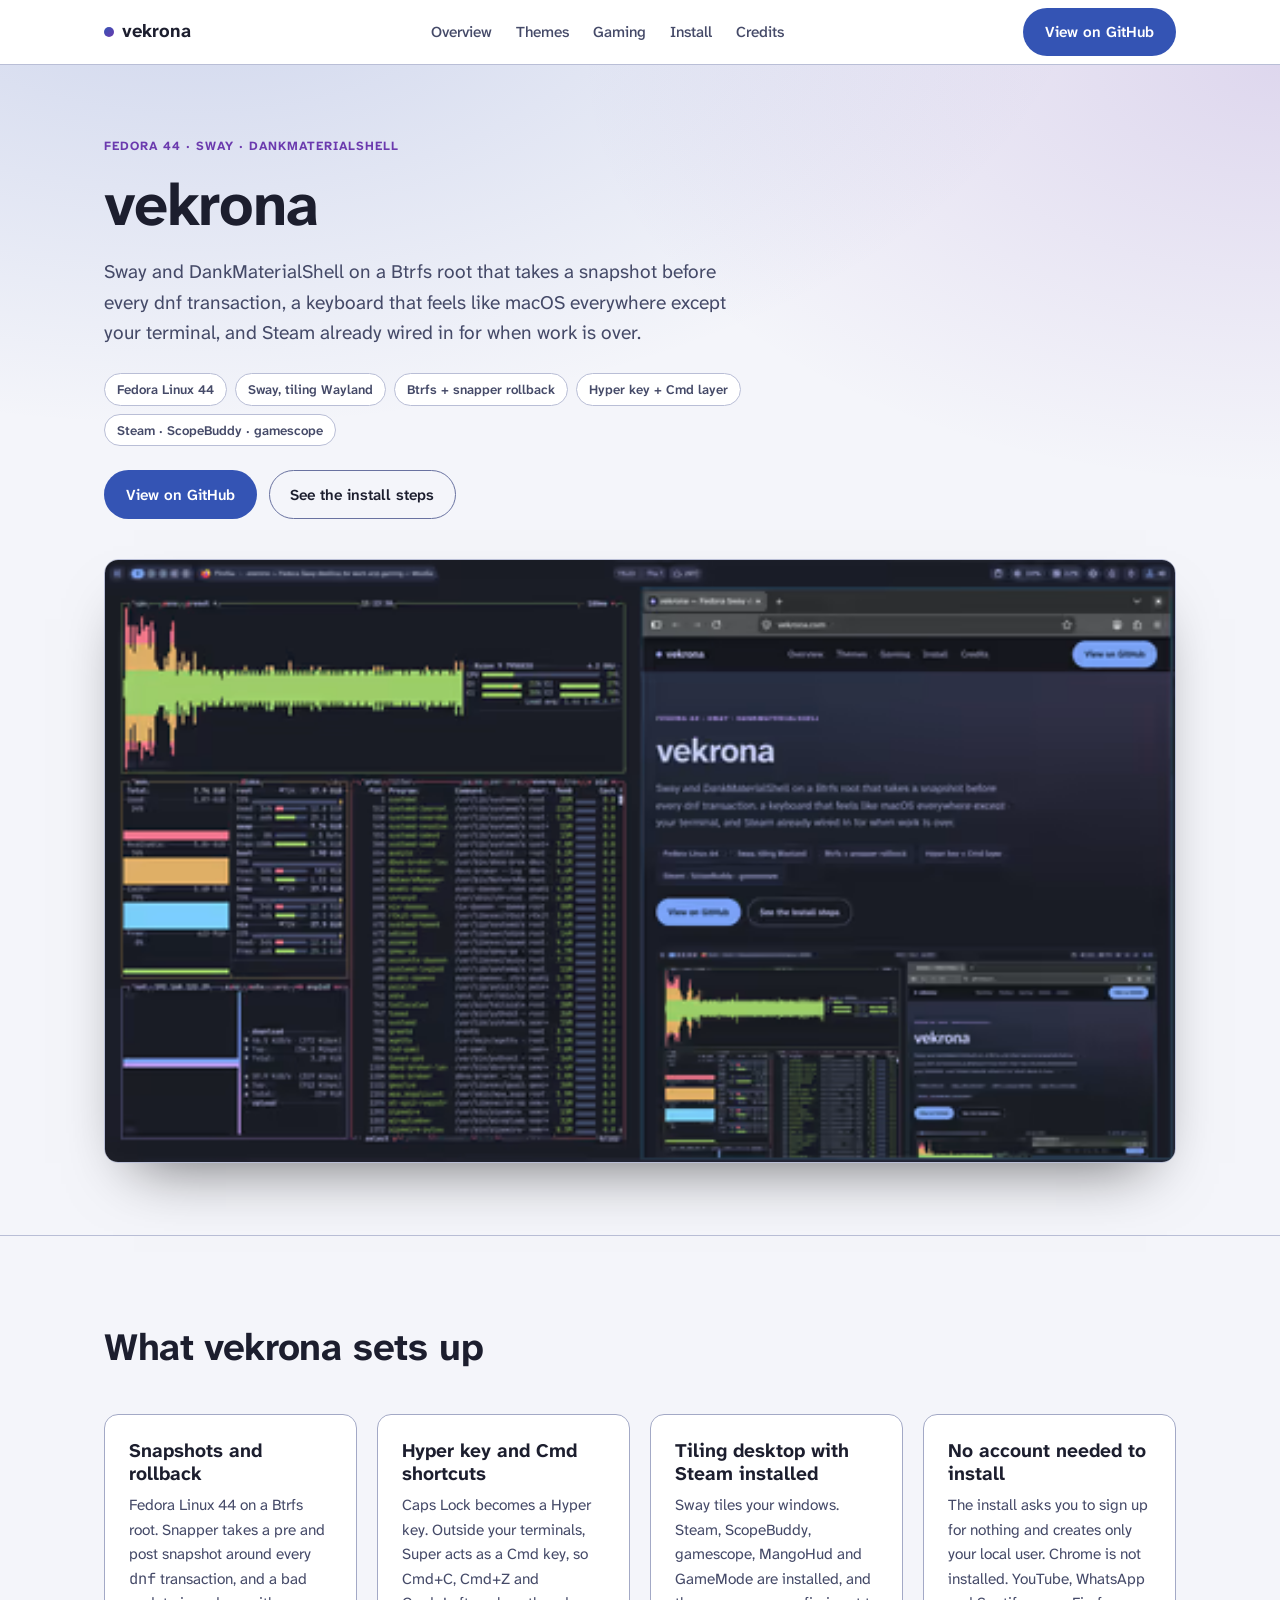
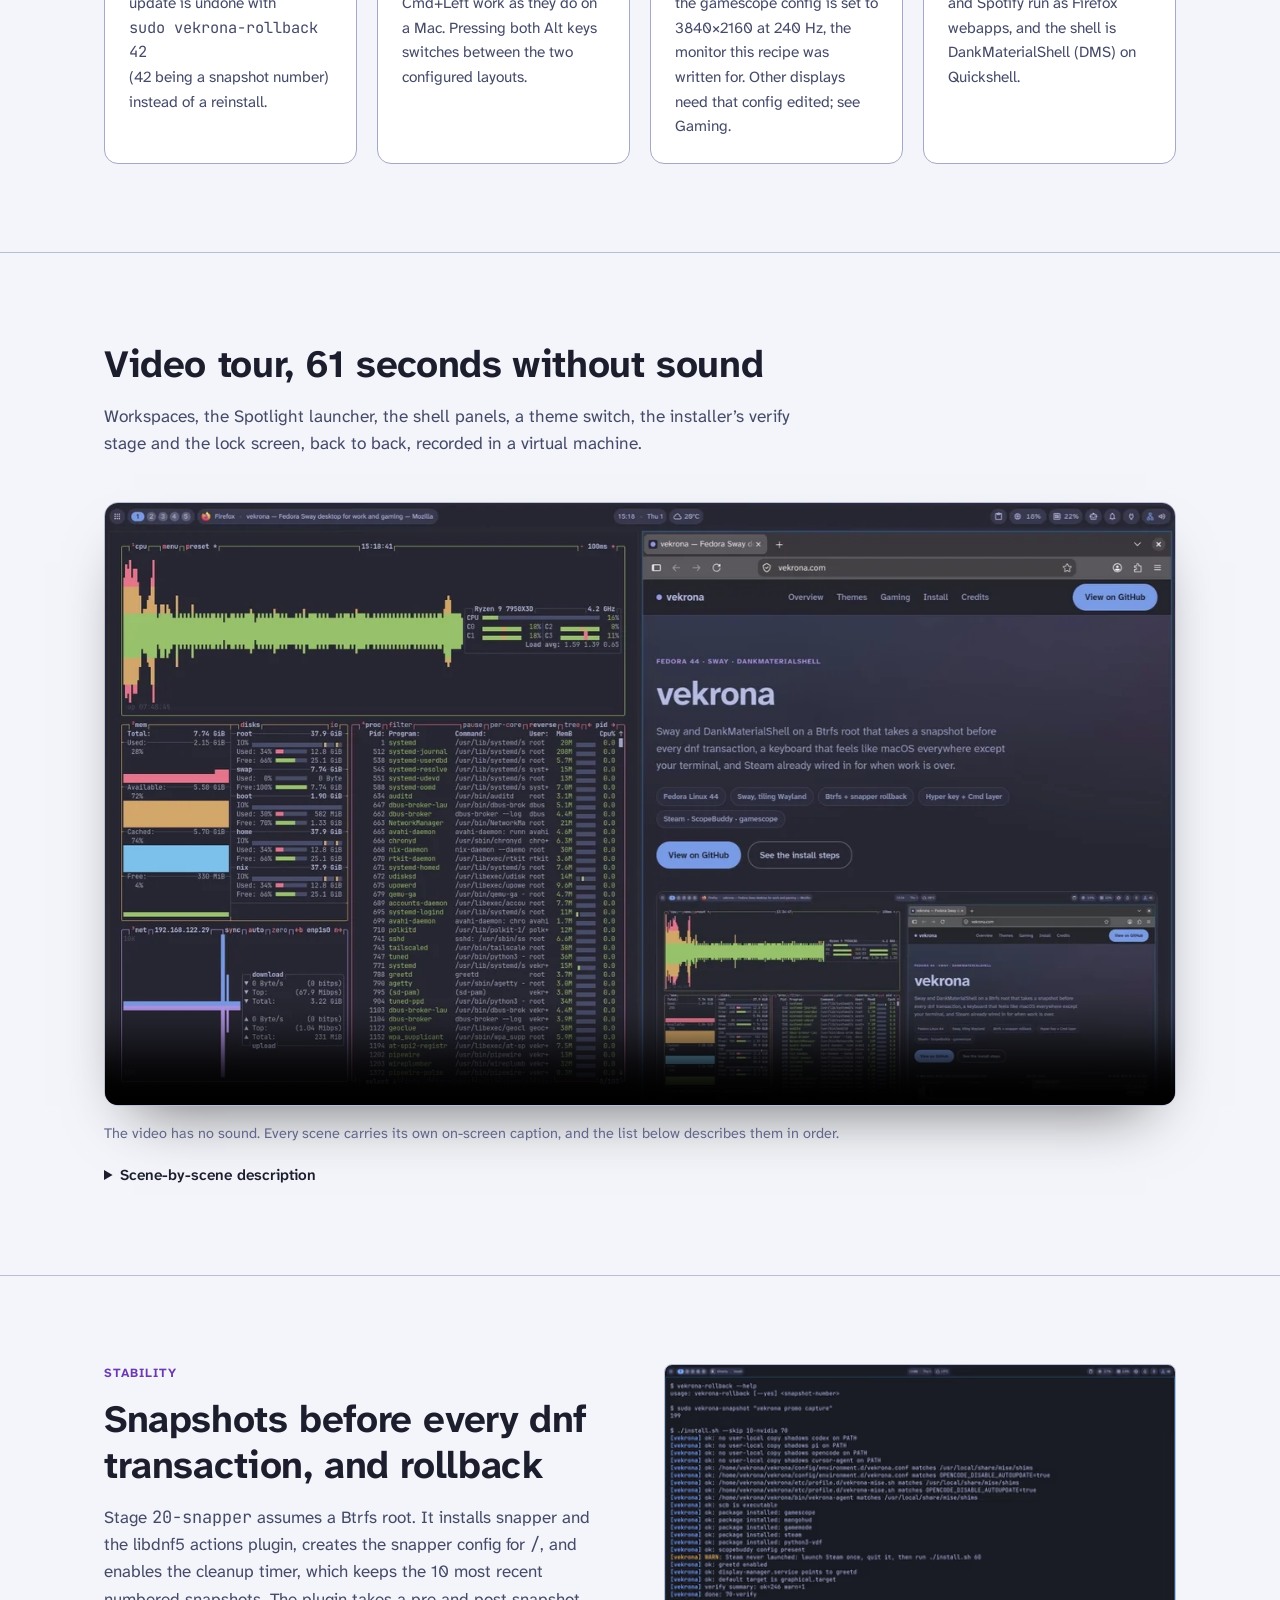
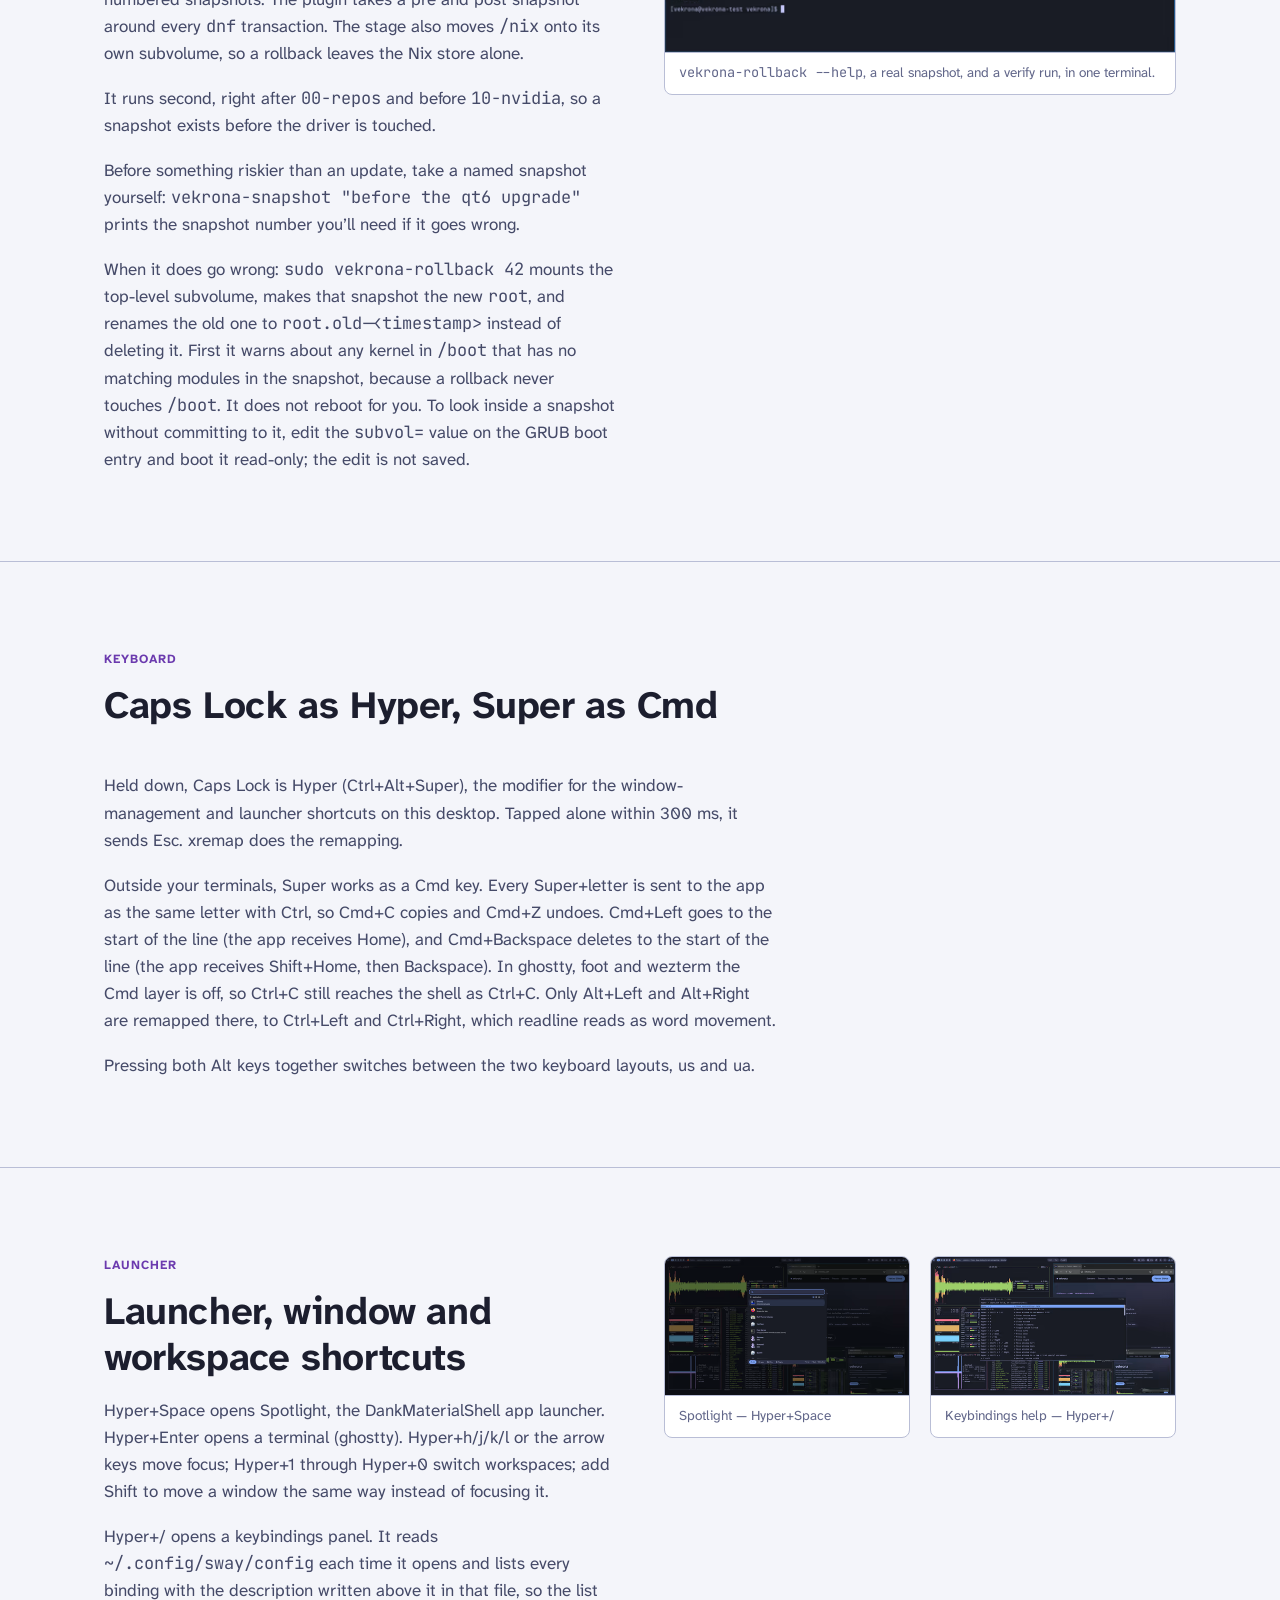
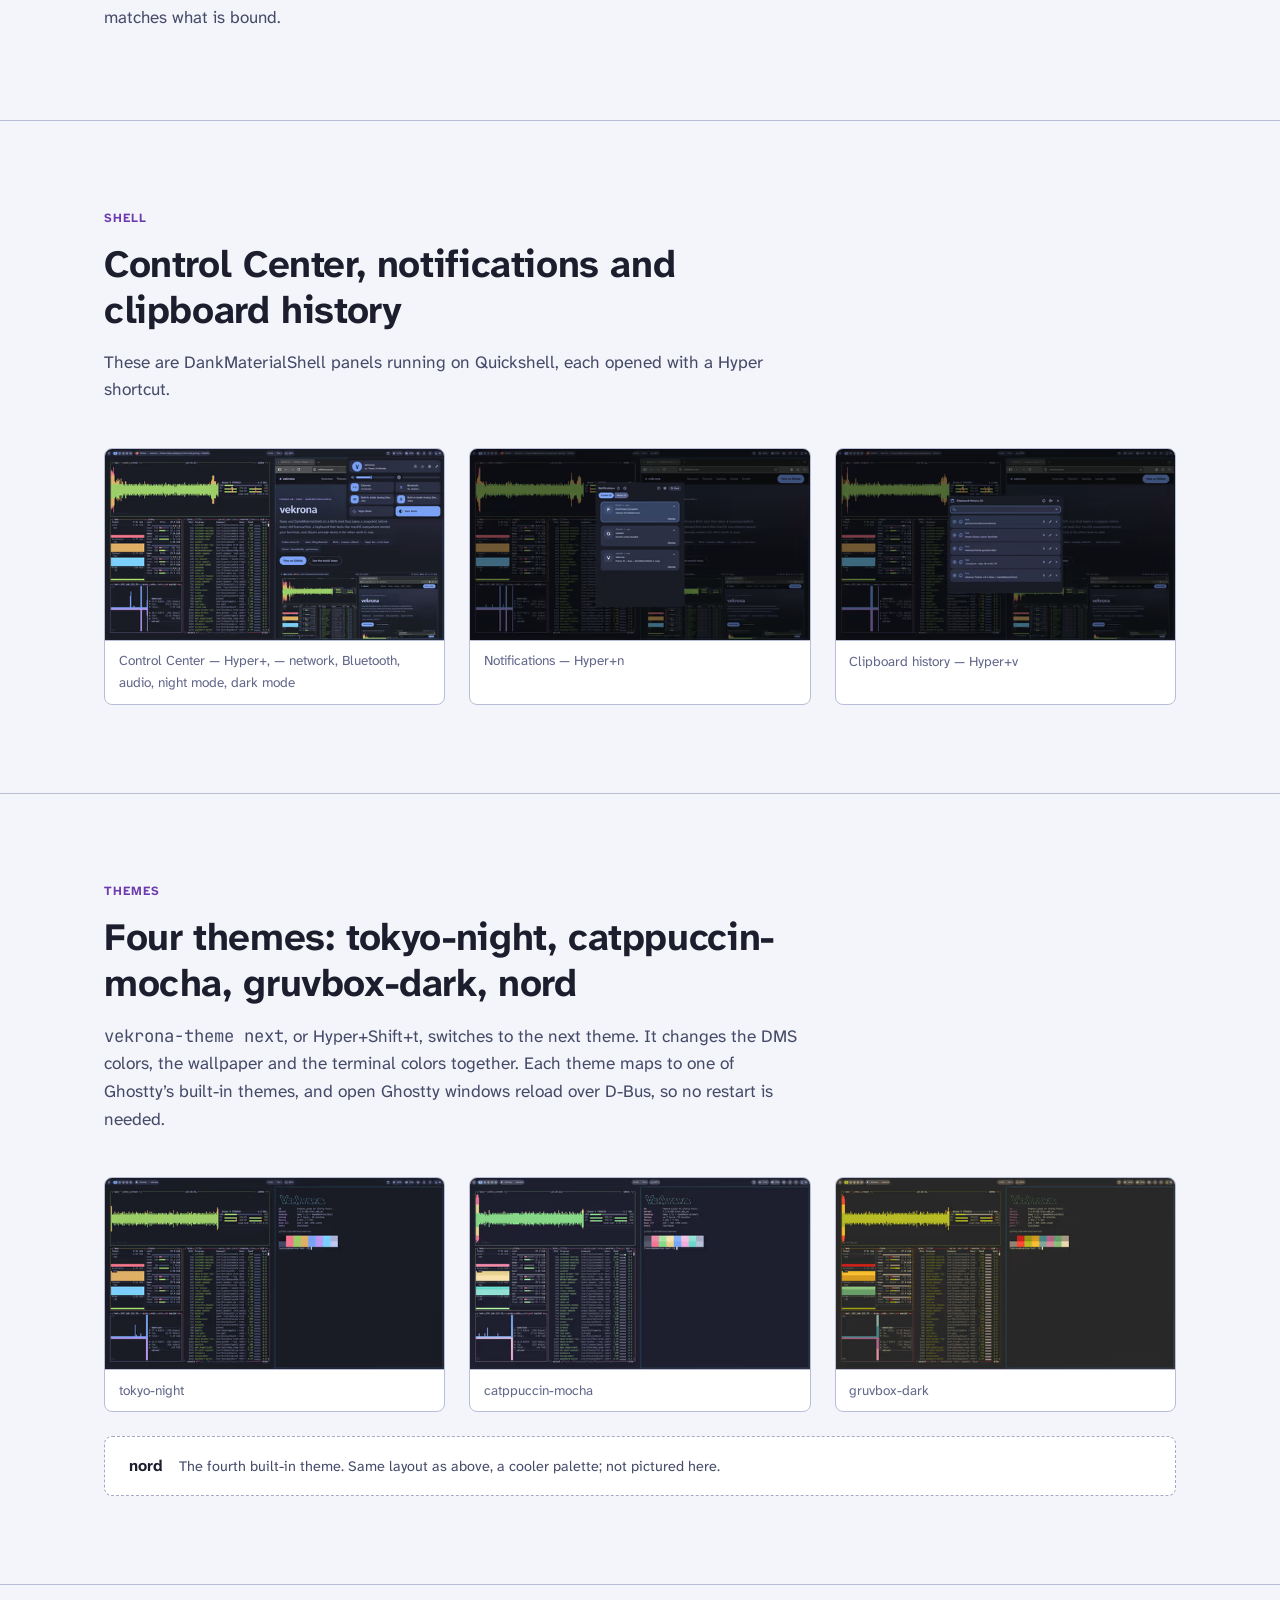
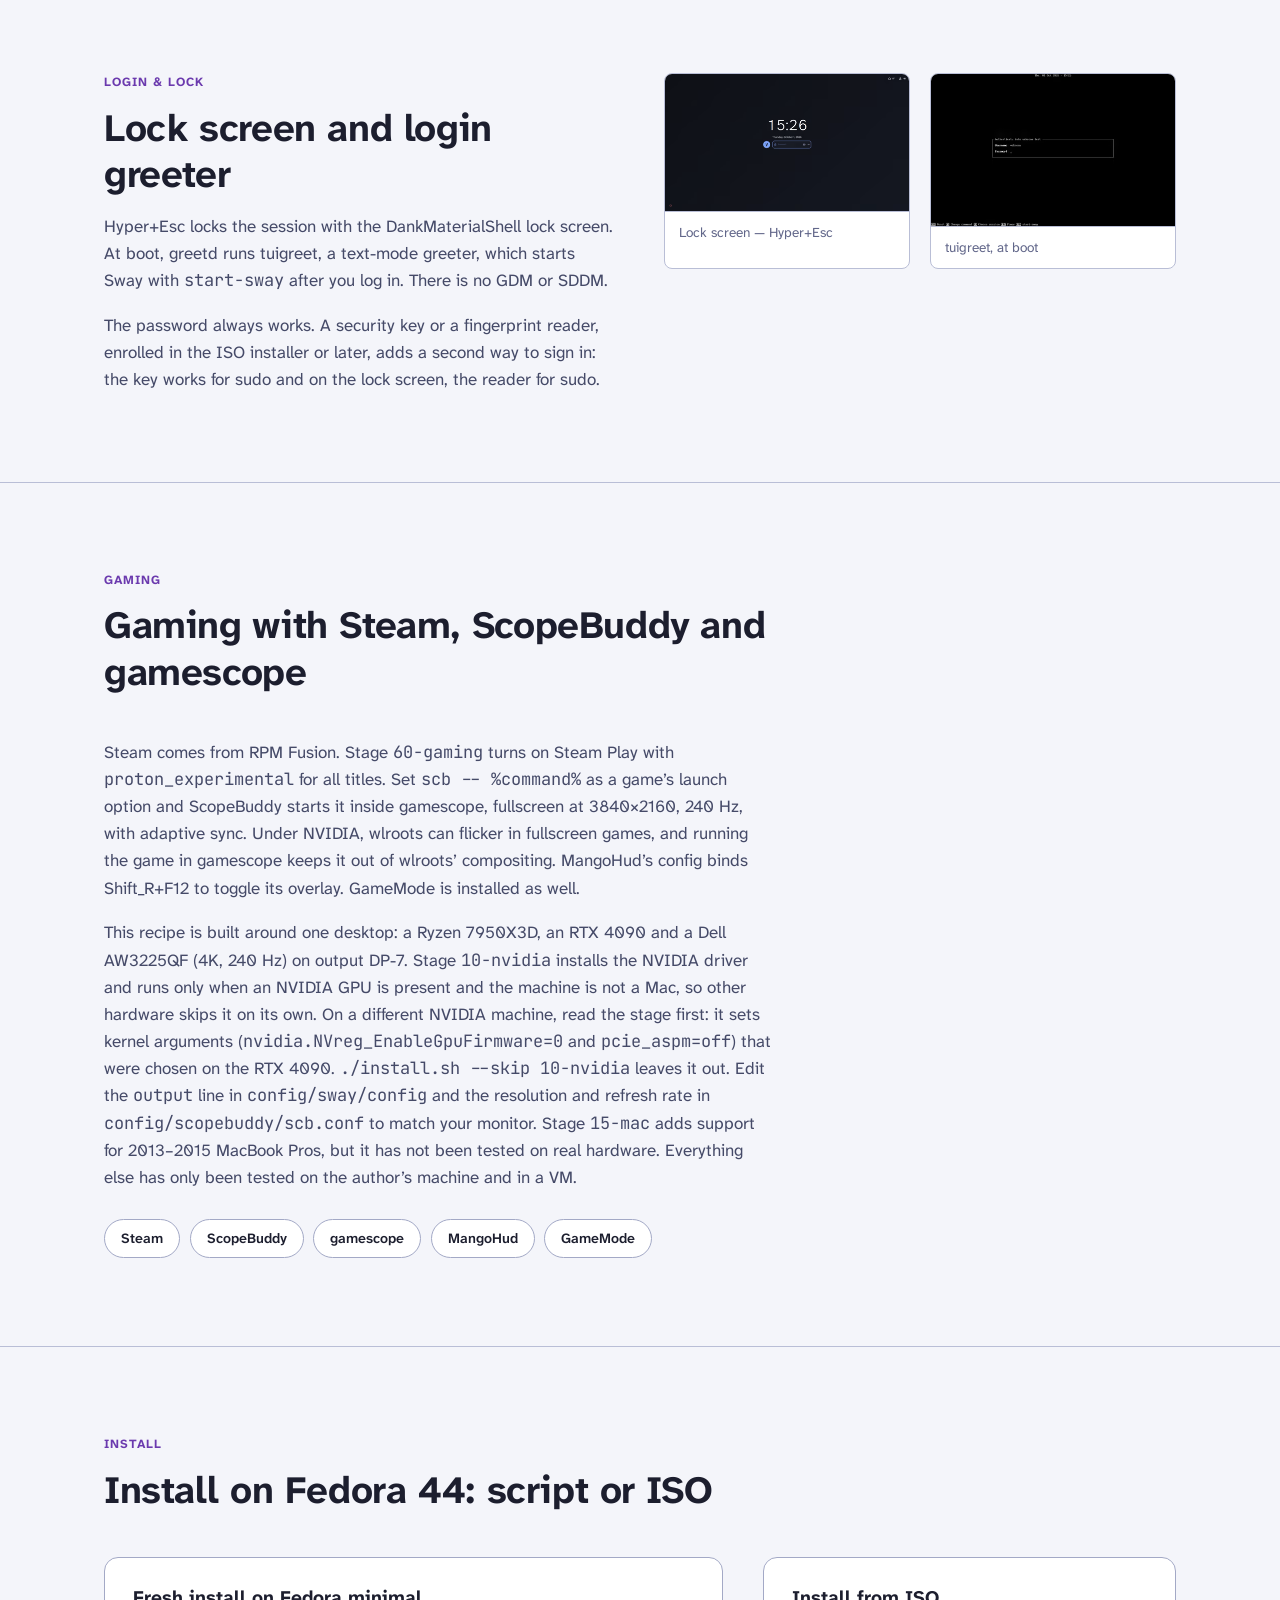
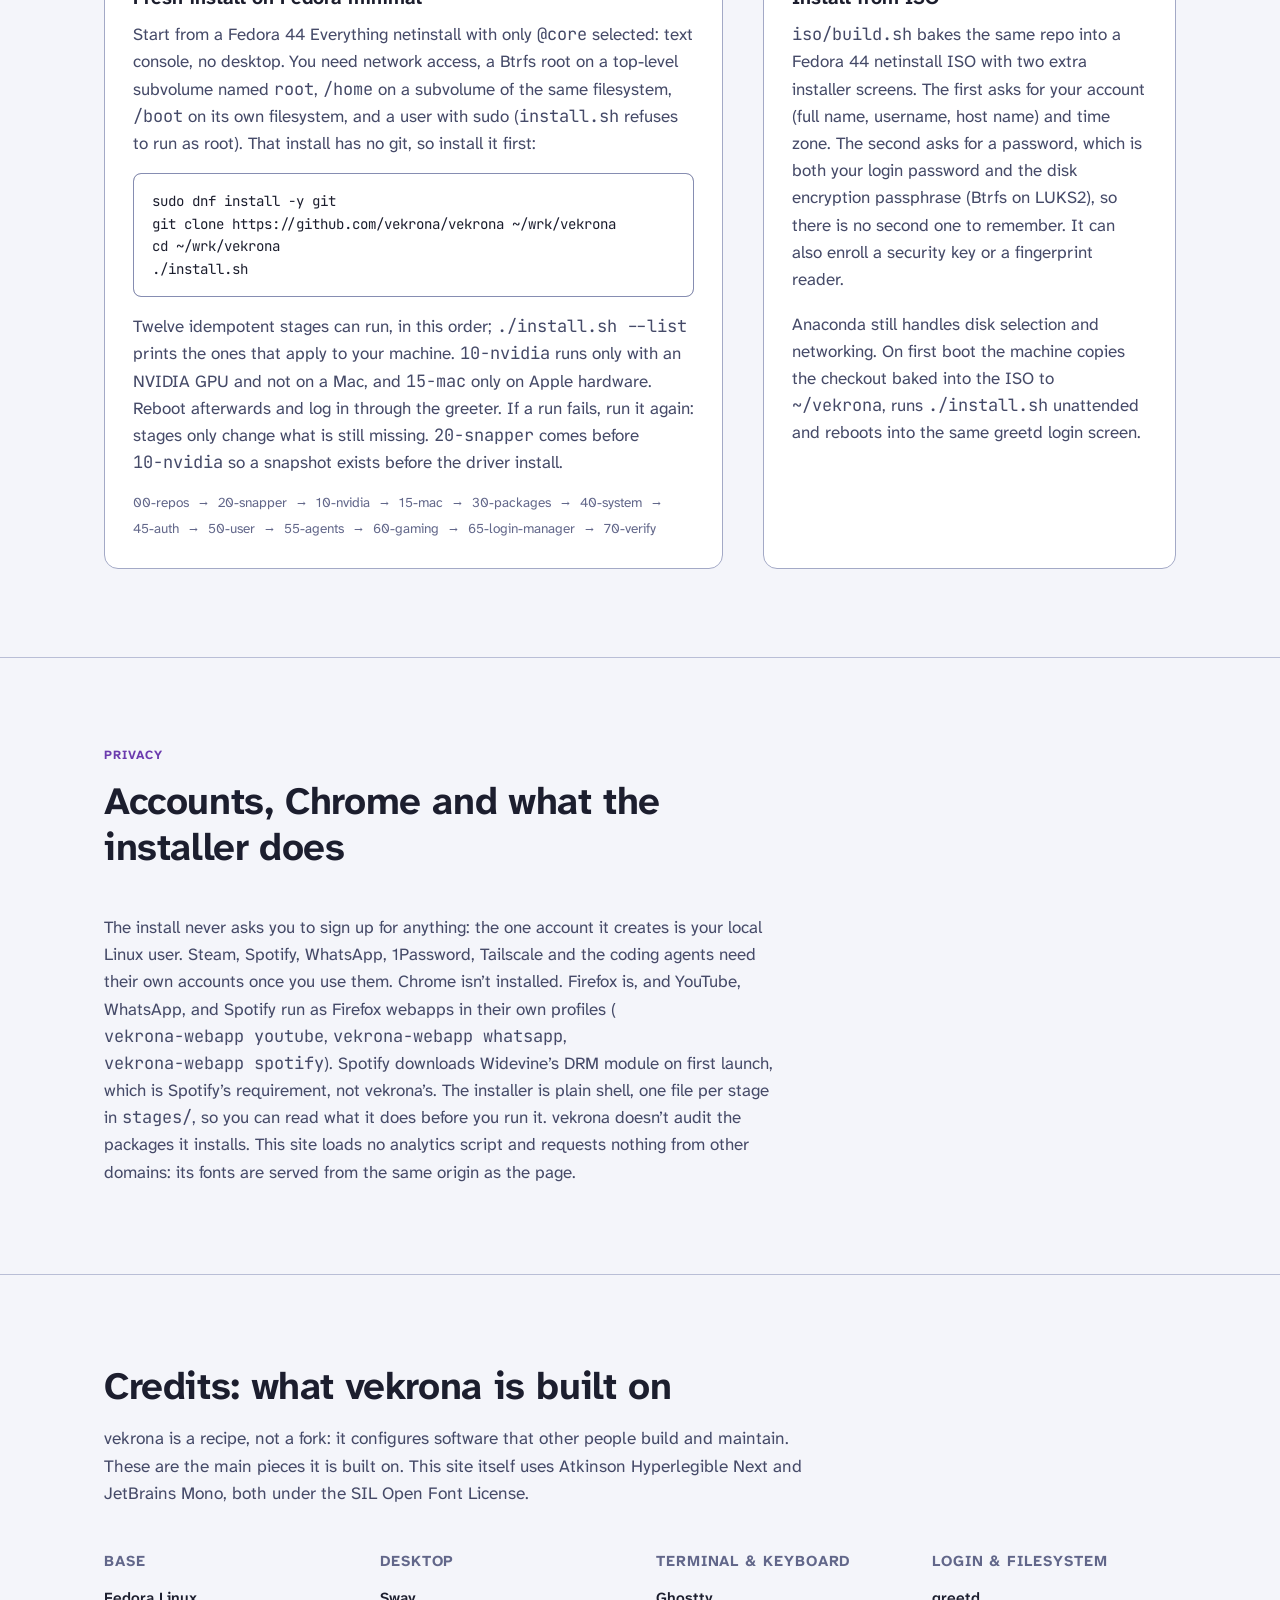
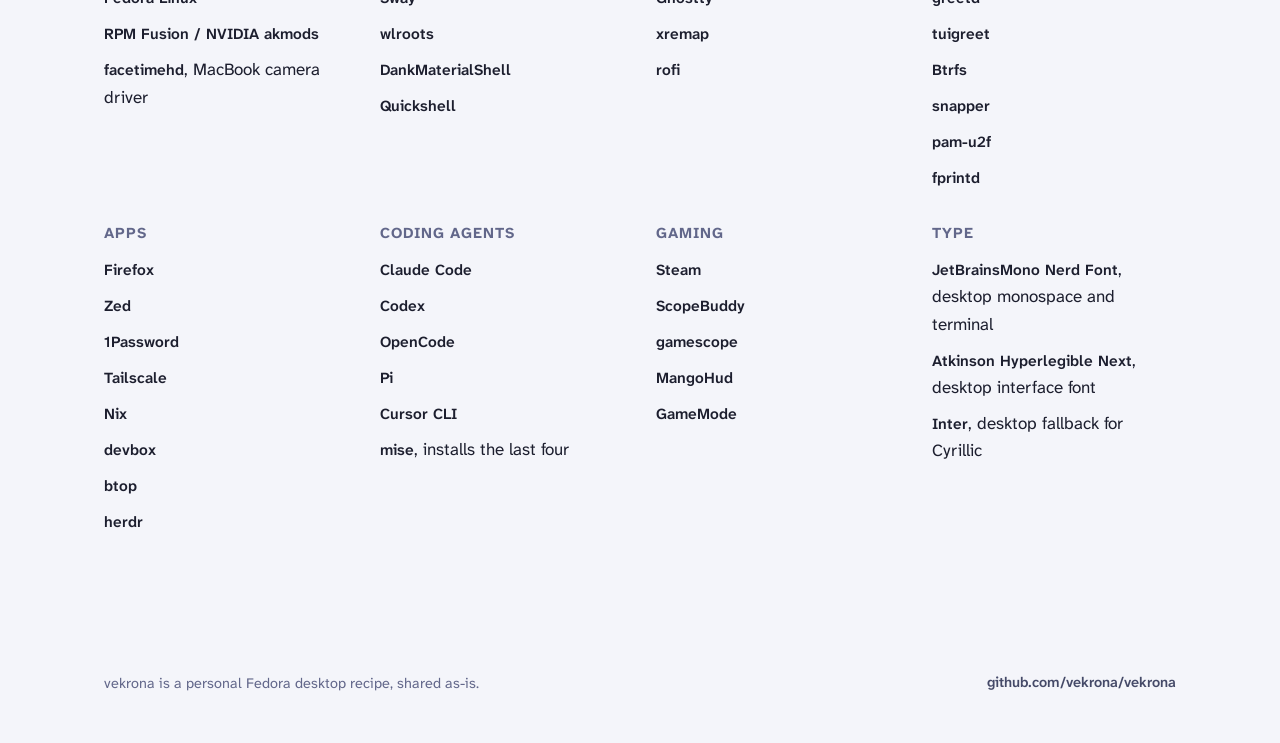
<file: index.html>
<!DOCTYPE html>
<html lang="en">
<head>
<meta charset="utf-8">
<meta name="viewport" content="width=device-width, initial-scale=1">
<title>vekrona — Fedora Sway desktop for work and gaming</title>
<meta name="description" content="vekrona is a Fedora 44 desktop on Sway and DankMaterialShell: Btrfs snapshots with one-command rollback, a macOS-style keyboard, Steam ready.">
<meta name="color-scheme" content="dark light">
<meta name="theme-color" content="#1a1b26" media="(prefers-color-scheme: dark)">
<meta name="theme-color" content="#f4f5fa" media="(prefers-color-scheme: light)">
<link rel="canonical" href="https://vekrona.com/">

<link rel="icon" href="favicon.svg" type="image/svg+xml">
<link rel="icon" href="favicon.ico" sizes="32x32">
<link rel="apple-touch-icon" href="apple-touch-icon.png">
<link rel="manifest" href="site.webmanifest">

<meta property="og:type" content="website">
<meta property="og:site_name" content="vekrona">
<meta property="og:locale" content="en_US">
<meta property="og:title" content="vekrona — Fedora Sway desktop for work and gaming">
<meta property="og:description" content="Sway and DankMaterialShell on a Btrfs root that takes a snapshot before every dnf transaction, a keyboard that feels like macOS everywhere except your terminal, and Steam already wired in.">
<meta property="og:url" content="https://vekrona.com/">
<meta property="og:image" content="https://vekrona.com/assets/img/og.png">
<meta property="og:image:width" content="1200">
<meta property="og:image:height" content="630">
<meta property="og:image:alt" content="Blurred screenshot of the vekrona desktop behind the wordmark “vekrona” and the tagline “Fedora Sway desktop for work and gaming”.">
<meta name="twitter:card" content="summary_large_image">
<meta name="twitter:title" content="vekrona — Fedora Sway desktop for work and gaming">
<meta name="twitter:description" content="Sway and DankMaterialShell on a Btrfs root that takes a snapshot before every dnf transaction, a keyboard that feels like macOS everywhere except your terminal, and Steam already wired in.">
<meta name="twitter:image" content="https://vekrona.com/assets/img/og.png">
<meta name="twitter:image:alt" content="Blurred screenshot of the vekrona desktop behind the wordmark “vekrona” and the tagline “Fedora Sway desktop for work and gaming”.">

<link rel="preload" href="assets/fonts/atkinson-hyperlegible-next-latin.woff2" as="font" type="font/woff2" crossorigin>
<link rel="stylesheet" href="assets/css/site.css">
<script type="application/ld+json">
{
	"@context": "https://schema.org",
	"@graph": [
		{
			"@type": "WebSite",
			"@id": "https://vekrona.com/#website",
			"url": "https://vekrona.com/",
			"name": "vekrona",
			"inLanguage": "en"
		},
		{
			"@type": "SoftwareApplication",
			"@id": "https://vekrona.com/#software",
			"name": "vekrona",
			"description": "vekrona is a Fedora 44 desktop on Sway and DankMaterialShell: Btrfs snapshots with one-command rollback, a macOS-style keyboard, Steam ready.",
			"applicationCategory": "DesktopEnhancementApplication",
			"operatingSystem": "Fedora Linux 44",
			"url": "https://vekrona.com/",
			"image": "https://vekrona.com/assets/img/og.png",
			"license": "https://opensource.org/licenses/MIT",
			"sameAs": "https://github.com/vekrona/vekrona"
		},
		{
			"@type": "VideoObject",
			"@id": "https://vekrona.com/#video",
			"name": "vekrona in 61 seconds",
			"description": "A silent, captioned tour of the vekrona desktop: workspaces, Spotlight, Control Center, notifications, clipboard history, keybindings help, theme cycling, the installer verify run, and the lock screen.",
			"thumbnailUrl": "https://vekrona.com/assets/video/poster.webp",
			"contentUrl": "https://vekrona.com/assets/video/vekrona-promo.mp4",
			"uploadDate": "2026-10-01",
			"duration": "PT1M1S"
		}
	]
}
</script>
</head>
<body>

<a class="skip-link" href="#main">Skip to content</a>

<header class="site-header">
	<nav class="site-nav" aria-label="Main">
		<div class="container">
			<a class="brand" href="#top">
				<span class="dot" aria-hidden="true"></span>
				vekrona
			</a>
			<ul class="nav-links">
				<li><a href="#overview">Overview</a></li>
				<li><a href="#themes">Themes</a></li>
				<li><a href="#gaming">Gaming</a></li>
				<li><a href="#install">Install</a></li>
				<li><a href="#credits">Credits</a></li>
			</ul>
			<a class="btn btn-primary" href="https://github.com/vekrona/vekrona">View on GitHub</a>
		</div>
	</nav>
</header>

<main id="main">

<section class="hero" id="top" aria-labelledby="top-title">
	<div class="container">
		<div class="hero-copy">
			<span class="eyebrow">Fedora 44 · Sway · DankMaterialShell</span>
			<h1 id="top-title">vekrona</h1>
			<p class="lede">Sway and DankMaterialShell on a Btrfs root that takes a snapshot before every dnf transaction, a keyboard that feels like macOS everywhere except your terminal, and Steam already wired in for when work is over.</p>
			<ul class="hero-tags">
				<li class="tag">Fedora Linux 44</li>
				<li class="tag">Sway, tiling Wayland</li>
				<li class="tag">Btrfs + snapper rollback</li>
				<li class="tag">Hyper key + Cmd layer</li>
				<li class="tag">Steam · ScopeBuddy · gamescope</li>
			</ul>
			<div class="btn-row">
				<a class="btn btn-primary" href="https://github.com/vekrona/vekrona">View on GitHub</a>
				<a class="btn btn-ghost" href="#install">See the install steps</a>
			</div>
		</div>
	</div>
	<div class="container">
		<div class="hero-shot">
			<picture>
				<source type="image/avif" srcset="assets/img/hero-480.avif 480w, assets/img/hero-768.avif 768w, assets/img/hero-1280.avif 1280w, assets/img/hero.avif 1920w" sizes="(min-width: 70em) 1072px, calc(100vw - 48px)">
				<img src="assets/img/hero-1280.webp" srcset="assets/img/hero-480.webp 480w, assets/img/hero-768.webp 768w, assets/img/hero-1280.webp 1280w, assets/img/hero.webp 1920w" sizes="(min-width: 70em) 1072px, calc(100vw - 48px)" width="1920" height="1080" alt="The vekrona desktop under the DankMaterialShell bar: btop system monitor tiled on the left, Firefox showing this site on the right" fetchpriority="high">
			</picture>
		</div>
	</div>
</section>

<section id="overview" aria-labelledby="overview-title">
	<div class="container">
		<div class="section-head">
			<h2 id="overview-title">What vekrona sets up</h2>
		</div>
		<div class="pillars">
			<div class="pillar">
				<h3>Snapshots and rollback</h3>
				<p>Fedora Linux 44 on a Btrfs root. Snapper takes a pre and post snapshot around every <code>dnf</code> transaction, and a bad update is undone with <code>sudo vekrona-rollback 42</code> (42 being a snapshot number) instead of a reinstall.</p>
			</div>
			<div class="pillar">
				<h3>Hyper key and Cmd shortcuts</h3>
				<p>Caps Lock becomes a Hyper key. Outside your terminals, Super acts as a Cmd key, so Cmd+C, Cmd+Z and Cmd+Left work as they do on a Mac. Pressing both Alt keys switches between the two configured layouts.</p>
			</div>
			<div class="pillar">
				<h3>Tiling desktop with Steam installed</h3>
				<p>Sway tiles your windows. Steam, ScopeBuddy, gamescope, MangoHud and GameMode are installed, and the gamescope config is set to 3840×2160 at 240&nbsp;Hz, the monitor this recipe was written for. Other displays need that config edited; see Gaming.</p>
			</div>
			<div class="pillar">
				<h3>No account needed to install</h3>
				<p>The install asks you to sign up for nothing and creates only your local user. Chrome is not installed. YouTube, WhatsApp and Spotify run as Firefox webapps, and the shell is DankMaterialShell (DMS) on Quickshell.</p>
			</div>
		</div>
	</div>
</section>

<section aria-labelledby="watch-title">
	<div class="container">
		<div class="section-head">
			<h2 id="watch-title">Video tour, 61 seconds without sound</h2>
			<p>Workspaces, the Spotlight launcher, the shell panels, a theme switch, the installer’s verify stage and the lock screen, back to back, recorded in a virtual machine.</p>
		</div>
		<div class="video-frame">
			<video controls muted playsinline preload="metadata" poster="assets/video/poster.webp" width="1920" height="1080">
				<source src="assets/video/vekrona-promo.webm" type="video/webm">
				<source src="assets/video/vekrona-promo.mp4" type="video/mp4">
				Your browser can’t play this video. <a href="assets/video/vekrona-promo.mp4">Download it instead</a>.
			</video>
		</div>
		<p class="video-note">The video has no sound. Every scene carries its own on-screen caption, and the list below describes them in order.</p>
		<details class="video-text">
			<summary>Scene-by-scene description</summary>
			<ol>
				<li>Title card: “vekrona”, “Fedora + Sway + DankMaterialShell”.</li>
				<li>The desktop with the bar on top; Hyper+2 switches to an empty workspace and Hyper+1 back. Caption: “Hyper + 1..0 — Sway workspaces, always visible”.</li>
				<li>The Spotlight launcher opens. Caption: “Hyper + Space — Spotlight”.</li>
				<li>The Control Center panel opens. Caption: “Hyper + , — Control Center”.</li>
				<li>The notification center opens. Caption: “Hyper + N — Notifications”.</li>
				<li>The clipboard history panel opens. Caption: “Hyper + V — Clipboard history”.</li>
				<li>The keybindings help panel opens. Caption: “Hyper + / — Keybindings help”.</li>
				<li>btop and a terminal change theme, one after another. Caption: “Hyper + Shift + T — Cycle themes”.</li>
				<li>A terminal runs the installer’s verify stage and leaves out the NVIDIA stage. Caption: “./install.sh --skip 10-nvidia 70 — Verify stage”.</li>
				<li>The lock screen: a password is typed and the session unlocks. Caption: “Hyper + Escape — Lock screen”.</li>
				<li>End card: “github.com/vekrona/vekrona”, “Fedora 44 · Sway · DankMaterialShell”.</li>
			</ol>
		</details>
	</div>
</section>

<section aria-labelledby="stability-title">
	<div class="container">
		<div class="feature feature-split">
			<div>
				<span class="eyebrow">Stability</span>
				<h2 id="stability-title">Snapshots before every dnf transaction, and rollback</h2>
				<div class="prose">
					<p>Stage <code>20-snapper</code> assumes a Btrfs root. It installs snapper and the libdnf5 actions plugin, creates the snapper config for <code>/</code>, and enables the cleanup timer, which keeps the 10 most recent numbered snapshots. The plugin takes a pre and post snapshot around every <code>dnf</code> transaction. The stage also moves <code>/nix</code> onto its own subvolume, so a rollback leaves the Nix store alone.</p>
					<p>It runs second, right after <code>00-repos</code> and before <code>10-nvidia</code>, so a snapshot exists before the driver is touched.</p>
					<p>Before something riskier than an update, take a named snapshot yourself: <code>vekrona-snapshot "before the qt6 upgrade"</code> prints the snapshot number you’ll need if it goes wrong.</p>
					<p>When it does go wrong: <code>sudo vekrona-rollback 42</code> mounts the top-level subvolume, makes that snapshot the new <code>root</code>, and renames the old one to <code>root.old-&lt;timestamp&gt;</code> instead of deleting it. First it warns about any kernel in <code>/boot</code> that has no matching modules in the snapshot, because a rollback never touches <code>/boot</code>. It does not reboot for you. To look inside a snapshot without committing to it, edit the <code>subvol=</code> value on the GRUB boot entry and boot it read-only; the edit is not saved.</p>
				</div>
			</div>
			<figure class="shot">
				<a href="assets/img/terminal-ops.webp">
					<picture>
						<source type="image/avif" srcset="assets/img/terminal-ops-480.avif 480w, assets/img/terminal-ops-768.avif 768w, assets/img/terminal-ops-1280.avif 1280w, assets/img/terminal-ops.avif 1920w" sizes="(min-width: 70em) 512px, (min-width: 56.25em) calc((100vw - 96px) / 2), calc(100vw - 48px)">
						<img src="assets/img/terminal-ops-768.webp" srcset="assets/img/terminal-ops-480.webp 480w, assets/img/terminal-ops-768.webp 768w, assets/img/terminal-ops-1280.webp 1280w, assets/img/terminal-ops.webp 1920w" sizes="(min-width: 70em) 512px, (min-width: 56.25em) calc((100vw - 96px) / 2), calc(100vw - 48px)" width="1920" height="1080" alt="Terminal showing vekrona-rollback --help, a vekrona-snapshot run, and colorized ./install.sh verify output" loading="lazy" decoding="async">
					</picture>
				</a>
				<figcaption><code>vekrona-rollback --help</code>, a real snapshot, and a verify run, in one terminal.</figcaption>
			</figure>
		</div>
	</div>
</section>

<section aria-labelledby="keyboard-title">
	<div class="container">
		<div class="section-head">
			<span class="eyebrow">Keyboard</span>
			<h2 id="keyboard-title">Caps Lock as Hyper, Super as Cmd</h2>
		</div>
		<div class="prose">
			<p>Held down, Caps Lock is Hyper (Ctrl+Alt+Super), the modifier for the window-management and launcher shortcuts on this desktop. Tapped alone within 300&nbsp;ms, it sends Esc. xremap does the remapping.</p>
			<p>Outside your terminals, Super works as a Cmd key. Every Super+letter is sent to the app as the same letter with Ctrl, so Cmd+C copies and Cmd+Z undoes. Cmd+Left goes to the start of the line (the app receives Home), and Cmd+Backspace deletes to the start of the line (the app receives Shift+Home, then Backspace). In ghostty, foot and wezterm the Cmd layer is off, so Ctrl+C still reaches the shell as Ctrl+C. Only Alt+Left and Alt+Right are remapped there, to Ctrl+Left and Ctrl+Right, which readline reads as word movement.</p>
			<p>Pressing both Alt keys together switches between the two keyboard layouts, us and ua.</p>
		</div>
	</div>
</section>

<section aria-labelledby="hyper-title">
	<div class="container">
		<div class="feature feature-split">
			<div>
				<span class="eyebrow">Launcher</span>
				<h2 id="hyper-title">Launcher, window and workspace shortcuts</h2>
				<div class="prose">
					<p>Hyper+Space opens Spotlight, the DankMaterialShell app launcher. Hyper+Enter opens a terminal (ghostty). Hyper+h/j/k/l or the arrow keys move focus; Hyper+1 through Hyper+0 switch workspaces; add Shift to move a window the same way instead of focusing it.</p>
					<p>Hyper+/ opens a keybindings panel. It reads <code>~/.config/sway/config</code> each time it opens and lists every binding with the description written above it in that file, so the list matches what is bound.</p>
				</div>
			</div>
			<div class="shots two">
				<figure class="shot">
					<a href="assets/img/spotlight.webp" data-avif="assets/img/spotlight.avif">
						<picture>
							<source type="image/avif" srcset="assets/img/spotlight-480.avif 480w, assets/img/spotlight-768.avif 768w, assets/img/spotlight-1280.avif 1280w, assets/img/spotlight.avif 1920w" sizes="(min-width: 70em) 246px, (min-width: 56.25em) calc((100vw - 136px) / 4), (min-width: 38.75em) calc((100vw - 68px) / 2), calc(100vw - 48px)">
							<img src="assets/img/spotlight-768.webp" srcset="assets/img/spotlight-480.webp 480w, assets/img/spotlight-768.webp 768w, assets/img/spotlight-1280.webp 1280w, assets/img/spotlight.webp 1920w" sizes="(min-width: 70em) 246px, (min-width: 56.25em) calc((100vw - 136px) / 4), (min-width: 38.75em) calc((100vw - 68px) / 2), calc(100vw - 48px)" width="1920" height="1080" alt="The Spotlight app launcher open over the vekrona desktop" loading="lazy" decoding="async">
						</picture>
					</a>
					<figcaption>Spotlight — Hyper+Space</figcaption>
				</figure>
				<figure class="shot">
					<a href="assets/img/keybindings.webp" data-avif="assets/img/keybindings.avif">
						<picture>
							<source type="image/avif" srcset="assets/img/keybindings-480.avif 480w, assets/img/keybindings-768.avif 768w, assets/img/keybindings-1280.avif 1280w, assets/img/keybindings.avif 1920w" sizes="(min-width: 70em) 246px, (min-width: 56.25em) calc((100vw - 136px) / 4), (min-width: 38.75em) calc((100vw - 68px) / 2), calc(100vw - 48px)">
							<img src="assets/img/keybindings-768.webp" srcset="assets/img/keybindings-480.webp 480w, assets/img/keybindings-768.webp 768w, assets/img/keybindings-1280.webp 1280w, assets/img/keybindings.webp 1920w" sizes="(min-width: 70em) 246px, (min-width: 56.25em) calc((100vw - 136px) / 4), (min-width: 38.75em) calc((100vw - 68px) / 2), calc(100vw - 48px)" width="1920" height="1080" alt="The built-in keybindings help panel: a scrollable list of Hyper shortcuts and what each one does" loading="lazy" decoding="async">
						</picture>
					</a>
					<figcaption>Keybindings help — Hyper+/</figcaption>
				</figure>
			</div>
		</div>
	</div>
</section>

<section aria-labelledby="panels-title">
	<div class="container">
		<div class="section-head">
			<span class="eyebrow">Shell</span>
			<h2 id="panels-title">Control Center, notifications and clipboard history</h2>
			<p>These are DankMaterialShell panels running on Quickshell, each opened with a Hyper shortcut.</p>
		</div>
		<div class="gallery">
			<figure class="shot">
				<a href="assets/img/control-center.webp" data-avif="assets/img/control-center.avif">
					<picture>
						<source type="image/avif" srcset="assets/img/control-center-480.avif 480w, assets/img/control-center-768.avif 768w, assets/img/control-center-1280.avif 1280w, assets/img/control-center.avif 1920w" sizes="(min-width: 70em) 342px, (min-width: 54.75em) calc((100vw - 96px) / 3), (min-width: 37em) calc((100vw - 72px) / 2), calc(100vw - 48px)">
						<img src="assets/img/control-center-768.webp" srcset="assets/img/control-center-480.webp 480w, assets/img/control-center-768.webp 768w, assets/img/control-center-1280.webp 1280w, assets/img/control-center.webp 1920w" sizes="(min-width: 70em) 342px, (min-width: 54.75em) calc((100vw - 96px) / 3), (min-width: 37em) calc((100vw - 72px) / 2), calc(100vw - 48px)" width="1920" height="1080" alt="Control Center panel with the user card, a volume slider, and tiles for Ethernet, Bluetooth, audio devices, Night Mode and Dark Mode" loading="lazy" decoding="async">
					</picture>
				</a>
				<figcaption>Control Center — Hyper+, — network, Bluetooth, audio, night mode, dark mode</figcaption>
			</figure>
			<figure class="shot">
				<a href="assets/img/notifications.webp" data-avif="assets/img/notifications.avif">
					<picture>
						<source type="image/avif" srcset="assets/img/notifications-480.avif 480w, assets/img/notifications-768.avif 768w, assets/img/notifications-1280.avif 1280w, assets/img/notifications.avif 1920w" sizes="(min-width: 70em) 342px, (min-width: 54.75em) calc((100vw - 96px) / 3), (min-width: 37em) calc((100vw - 72px) / 2), calc(100vw - 48px)">
						<img src="assets/img/notifications-768.webp" srcset="assets/img/notifications-480.webp 480w, assets/img/notifications-768.webp 768w, assets/img/notifications-1280.webp 1280w, assets/img/notifications.webp 1920w" sizes="(min-width: 70em) 342px, (min-width: 54.75em) calc((100vw - 96px) / 3), (min-width: 37em) calc((100vw - 72px) / 2), calc(100vw - 48px)" width="1920" height="1080" alt="Notification center open over the desktop, with the Current and History tabs and three notification cards" loading="lazy" decoding="async">
					</picture>
				</a>
				<figcaption>Notifications — Hyper+n</figcaption>
			</figure>
			<figure class="shot">
				<a href="assets/img/clipboard.webp" data-avif="assets/img/clipboard.avif">
					<picture>
						<source type="image/avif" srcset="assets/img/clipboard-480.avif 480w, assets/img/clipboard-768.avif 768w, assets/img/clipboard-1280.avif 1280w, assets/img/clipboard.avif 1920w" sizes="(min-width: 70em) 342px, (min-width: 54.75em) calc((100vw - 96px) / 3), (min-width: 37em) calc((100vw - 72px) / 2), calc(100vw - 48px)">
						<img src="assets/img/clipboard-768.webp" srcset="assets/img/clipboard-480.webp 480w, assets/img/clipboard-768.webp 768w, assets/img/clipboard-1280.webp 1280w, assets/img/clipboard.webp 1920w" sizes="(min-width: 70em) 342px, (min-width: 54.75em) calc((100vw - 96px) / 3), (min-width: 37em) calc((100vw - 72px) / 2), calc(100vw - 48px)" width="1920" height="1080" alt="Clipboard history panel open over the desktop, with a search field above five copied text entries" loading="lazy" decoding="async">
					</picture>
				</a>
				<figcaption>Clipboard history — Hyper+v</figcaption>
			</figure>
		</div>
	</div>
</section>

<section id="themes" aria-labelledby="themes-title">
	<div class="container">
		<div class="section-head">
			<span class="eyebrow">Themes</span>
			<h2 id="themes-title">Four themes: tokyo-night, catppuccin-mocha, gruvbox-dark, nord</h2>
			<p><code>vekrona-theme next</code>, or Hyper+Shift+t, switches to the next theme. It changes the DMS colors, the wallpaper and the terminal colors together. Each theme maps to one of Ghostty’s built-in themes, and open Ghostty windows reload over D-Bus, so no restart is needed.</p>
		</div>
		<div class="gallery">
			<figure class="shot">
				<a href="assets/img/theme-tokyo-night.webp">
					<picture>
						<source type="image/avif" srcset="assets/img/theme-tokyo-night-480.avif 480w, assets/img/theme-tokyo-night-768.avif 768w, assets/img/theme-tokyo-night-1280.avif 1280w, assets/img/theme-tokyo-night.avif 1920w" sizes="(min-width: 70em) 342px, (min-width: 54.75em) calc((100vw - 96px) / 3), (min-width: 37em) calc((100vw - 72px) / 2), calc(100vw - 48px)">
						<img src="assets/img/theme-tokyo-night-768.webp" srcset="assets/img/theme-tokyo-night-480.webp 480w, assets/img/theme-tokyo-night-768.webp 768w, assets/img/theme-tokyo-night-1280.webp 1280w, assets/img/theme-tokyo-night.webp 1920w" sizes="(min-width: 70em) 342px, (min-width: 54.75em) calc((100vw - 96px) / 3), (min-width: 37em) calc((100vw - 72px) / 2), calc(100vw - 48px)" width="1920" height="1080" alt="btop and a terminal in the tokyo-night theme: blue-black background, with the terminal’s palette blocks in blue, violet and pink" loading="lazy" decoding="async">
					</picture>
				</a>
				<figcaption>tokyo-night</figcaption>
			</figure>
			<figure class="shot">
				<a href="assets/img/theme-catppuccin-mocha.webp">
					<picture>
						<source type="image/avif" srcset="assets/img/theme-catppuccin-mocha-480.avif 480w, assets/img/theme-catppuccin-mocha-768.avif 768w, assets/img/theme-catppuccin-mocha-1280.avif 1280w, assets/img/theme-catppuccin-mocha.avif 1920w" sizes="(min-width: 70em) 342px, (min-width: 54.75em) calc((100vw - 96px) / 3), (min-width: 37em) calc((100vw - 72px) / 2), calc(100vw - 48px)">
						<img src="assets/img/theme-catppuccin-mocha-768.webp" srcset="assets/img/theme-catppuccin-mocha-480.webp 480w, assets/img/theme-catppuccin-mocha-768.webp 768w, assets/img/theme-catppuccin-mocha-1280.webp 1280w, assets/img/theme-catppuccin-mocha.webp 1920w" sizes="(min-width: 70em) 342px, (min-width: 54.75em) calc((100vw - 96px) / 3), (min-width: 37em) calc((100vw - 72px) / 2), calc(100vw - 48px)" width="1920" height="1080" alt="btop and a terminal in the catppuccin-mocha theme: dark grey-violet background, with the terminal’s palette blocks in soft pastel blue, lilac and pink" loading="lazy" decoding="async">
					</picture>
				</a>
				<figcaption>catppuccin-mocha</figcaption>
			</figure>
			<figure class="shot">
				<a href="assets/img/theme-gruvbox-dark.webp">
					<picture>
						<source type="image/avif" srcset="assets/img/theme-gruvbox-dark-480.avif 480w, assets/img/theme-gruvbox-dark-768.avif 768w, assets/img/theme-gruvbox-dark-1280.avif 1280w, assets/img/theme-gruvbox-dark.avif 1920w" sizes="(min-width: 70em) 342px, (min-width: 54.75em) calc((100vw - 96px) / 3), (min-width: 37em) calc((100vw - 72px) / 2), calc(100vw - 48px)">
						<img src="assets/img/theme-gruvbox-dark-768.webp" srcset="assets/img/theme-gruvbox-dark-480.webp 480w, assets/img/theme-gruvbox-dark-768.webp 768w, assets/img/theme-gruvbox-dark-1280.webp 1280w, assets/img/theme-gruvbox-dark.webp 1920w" sizes="(min-width: 70em) 342px, (min-width: 54.75em) calc((100vw - 96px) / 3), (min-width: 37em) calc((100vw - 72px) / 2), calc(100vw - 48px)" width="1920" height="1080" alt="btop and a terminal in the gruvbox-dark theme: warm charcoal background, with the terminal’s palette blocks in muted red, olive and orange" loading="lazy" decoding="async">
					</picture>
				</a>
				<figcaption>gruvbox-dark</figcaption>
			</figure>
			<div class="swatch-card">
				<strong>nord</strong>
				The fourth built-in theme. Same layout as above, a cooler palette; not pictured here.
			</div>
		</div>
	</div>
</section>

<section aria-labelledby="security-title">
	<div class="container">
		<div class="feature feature-split">
			<div>
				<span class="eyebrow">Login &amp; lock</span>
				<h2 id="security-title">Lock screen and login greeter</h2>
				<div class="prose">
					<p>Hyper+Esc locks the session with the DankMaterialShell lock screen. At boot, greetd runs tuigreet, a text-mode greeter, which starts Sway with <code>start-sway</code> after you log in. There is no GDM or SDDM.</p>
					<p>The password always works. A security key or a fingerprint reader, enrolled in the ISO installer or later, adds a second way to sign in: the key works for sudo and on the lock screen, the reader for sudo.</p>
				</div>
			</div>
			<div class="shots two">
				<figure class="shot">
					<a href="assets/img/lock.webp" data-avif="assets/img/lock.avif">
						<picture>
							<source type="image/avif" srcset="assets/img/lock-480.avif 480w, assets/img/lock-768.avif 768w, assets/img/lock-1280.avif 1280w, assets/img/lock.avif 1920w" sizes="(min-width: 70em) 246px, (min-width: 56.25em) calc((100vw - 136px) / 4), (min-width: 38.75em) calc((100vw - 68px) / 2), calc(100vw - 48px)">
							<img src="assets/img/lock-768.webp" srcset="assets/img/lock-480.webp 480w, assets/img/lock-768.webp 768w, assets/img/lock-1280.webp 1280w, assets/img/lock.webp 1920w" sizes="(min-width: 70em) 246px, (min-width: 56.25em) calc((100vw - 136px) / 4), (min-width: 38.75em) calc((100vw - 68px) / 2), calc(100vw - 48px)" width="1920" height="1080" alt="The lock screen on a dark background: a large clock, the date, and a password field" loading="lazy" decoding="async">
						</picture>
					</a>
					<figcaption>Lock screen — Hyper+Esc</figcaption>
				</figure>
				<figure class="shot">
					<a href="assets/img/greeter.webp">
						<picture>
							<source type="image/avif" srcset="assets/img/greeter-480.avif 480w, assets/img/greeter-768.avif 768w, assets/img/greeter.avif 1280w" sizes="(min-width: 70em) 246px, (min-width: 56.25em) calc((100vw - 136px) / 4), (min-width: 38.75em) calc((100vw - 68px) / 2), calc(100vw - 48px)">
							<img src="assets/img/greeter-768.webp" srcset="assets/img/greeter-480.webp 480w, assets/img/greeter-768.webp 768w, assets/img/greeter.webp 1280w" sizes="(min-width: 70em) 246px, (min-width: 56.25em) calc((100vw - 136px) / 4), (min-width: 38.75em) calc((100vw - 68px) / 2), calc(100vw - 48px)" width="1280" height="800" alt="The tuigreet login screen at boot" loading="lazy" decoding="async">
						</picture>
					</a>
					<figcaption>tuigreet, at boot</figcaption>
				</figure>
			</div>
		</div>
	</div>
</section>

<section id="gaming" aria-labelledby="gaming-title">
	<div class="container">
		<div class="section-head">
			<span class="eyebrow">Gaming</span>
			<h2 id="gaming-title">Gaming with Steam, ScopeBuddy and gamescope</h2>
		</div>
		<div class="prose">
			<p>Steam comes from RPM Fusion. Stage <code>60-gaming</code> turns on Steam Play with <code>proton_experimental</code> for all titles. Set <code>scb -- %command%</code> as a game’s launch option and ScopeBuddy starts it inside gamescope, fullscreen at 3840×2160, 240&nbsp;Hz, with adaptive sync. Under NVIDIA, wlroots can flicker in fullscreen games, and running the game in gamescope keeps it out of wlroots’ compositing. MangoHud’s config binds Shift_R+F12 to toggle its overlay. GameMode is installed as well.</p>
			<p>This recipe is built around one desktop: a Ryzen 7950X3D, an RTX 4090 and a Dell AW3225QF (4K, 240&nbsp;Hz) on output DP-7. Stage <code>10-nvidia</code> installs the NVIDIA driver and runs only when an NVIDIA GPU is present and the machine is not a Mac, so other hardware skips it on its own. On a different NVIDIA machine, read the stage first: it sets kernel arguments (<code>nvidia.NVreg_EnableGpuFirmware=0</code> and <code>pcie_aspm=off</code>) that were chosen on the RTX 4090. <code>./install.sh --skip 10-nvidia</code> leaves it out. Edit the <code>output</code> line in <code>config/sway/config</code> and the resolution and refresh rate in <code>config/scopebuddy/scb.conf</code> to match your monitor. Stage <code>15-mac</code> adds support for 2013–2015 MacBook Pros, but it has not been tested on real hardware. Everything else has only been tested on the author’s machine and in a VM.</p>
		</div>
		<ul class="chip-row">
			<li class="chip">Steam</li>
			<li class="chip">ScopeBuddy</li>
			<li class="chip">gamescope</li>
			<li class="chip">MangoHud</li>
			<li class="chip">GameMode</li>
		</ul>
	</div>
</section>

<section id="install" aria-labelledby="install-title">
	<div class="container">
		<div class="section-head">
			<span class="eyebrow">Install</span>
			<h2 id="install-title">Install on Fedora 44: script or ISO</h2>
		</div>
		<div class="install-block">
			<div class="install-card">
				<h3>Fresh install on Fedora minimal</h3>
				<div class="prose">
					<p>Start from a Fedora 44 Everything netinstall with only <code>@core</code> selected: text console, no desktop. You need network access, a Btrfs root on a top-level subvolume named <code>root</code>, <code>/home</code> on a subvolume of the same filesystem, <code>/boot</code> on its own filesystem, and a user with sudo (<code>install.sh</code> refuses to run as root). That install has no git, so install it first:</p>
				</div>
<pre tabindex="0" aria-label="Install commands"><code>sudo dnf install -y git
git clone https://github.com/vekrona/vekrona ~/wrk/vekrona
cd ~/wrk/vekrona
./install.sh</code></pre>
				<div class="prose">
					<p>Twelve idempotent stages can run, in this order; <code>./install.sh --list</code> prints the ones that apply to your machine. <code>10-nvidia</code> runs only with an NVIDIA GPU and not on a Mac, and <code>15-mac</code> only on Apple hardware. Reboot afterwards and log in through the greeter. If a run fails, run it again: stages only change what is still missing. <code>20-snapper</code> comes before <code>10-nvidia</code> so a snapshot exists before the driver install.</p>
				</div>
				<ol class="stage-list">
					<li>00-repos</li>
					<li>20-snapper</li>
					<li>10-nvidia</li>
					<li>15-mac</li>
					<li>30-packages</li>
					<li>40-system</li>
					<li>45-auth</li>
					<li>50-user</li>
					<li>55-agents</li>
					<li>60-gaming</li>
					<li>65-login-manager</li>
					<li>70-verify</li>
				</ol>
			</div>
			<div class="install-card">
				<h3>Install from ISO</h3>
				<div class="prose">
					<p><code>iso/build.sh</code> bakes the same repo into a Fedora 44 netinstall ISO with two extra installer screens. The first asks for your account (full name, username, host name) and time zone. The second asks for a password, which is both your login password and the disk encryption passphrase (Btrfs on LUKS2), so there is no second one to remember. It can also enroll a security key or a fingerprint reader.</p>
					<p>Anaconda still handles disk selection and networking. On first boot the machine copies the checkout baked into the ISO to <code>~/vekrona</code>, runs <code>./install.sh</code> unattended and reboots into the same greetd login screen.</p>
				</div>
			</div>
		</div>
	</div>
</section>

<section aria-labelledby="privacy-title">
	<div class="container">
		<div class="section-head">
			<span class="eyebrow">Privacy</span>
			<h2 id="privacy-title">Accounts, Chrome and what the installer does</h2>
		</div>
		<div class="prose">
			<p>The install never asks you to sign up for anything: the one account it creates is your local Linux user. Steam, Spotify, WhatsApp, 1Password, Tailscale and the coding agents need their own accounts once you use them. Chrome isn’t installed. Firefox is, and YouTube, WhatsApp, and Spotify run as Firefox webapps in their own profiles (<code>vekrona-webapp youtube</code>, <code>vekrona-webapp whatsapp</code>, <code>vekrona-webapp spotify</code>). Spotify downloads Widevine’s DRM module on first launch, which is Spotify’s requirement, not vekrona’s. The installer is plain shell, one file per stage in <code>stages/</code>, so you can read what it does before you run it. vekrona doesn’t audit the packages it installs. This site loads no analytics script and requests nothing from other domains: its fonts are served from the same origin as the page.</p>
		</div>
	</div>
</section>

<section id="credits" aria-labelledby="credits-title">
	<div class="container">
		<div class="section-head">
			<h2 id="credits-title">Credits: what vekrona is built on</h2>
			<p>vekrona is a recipe, not a fork: it configures software that other people build and maintain. These are the main pieces it is built on. This site itself uses Atkinson Hyperlegible Next and JetBrains Mono, both under the SIL Open Font License.</p>
		</div>
		<div class="credits-groups">
			<div class="credits-group">
				<h3>Base</h3>
				<ul>
					<li><a href="https://fedoraproject.org">Fedora Linux</a></li>
					<li><a href="https://rpmfusion.org">RPM Fusion / NVIDIA akmods</a></li>
					<li><a href="https://github.com/patjak/facetimehd">facetimehd</a>, MacBook camera driver</li>
				</ul>
			</div>
			<div class="credits-group">
				<h3>Desktop</h3>
				<ul>
					<li><a href="https://swaywm.org">Sway</a></li>
					<li><a href="https://gitlab.freedesktop.org/wlroots/wlroots">wlroots</a></li>
					<li><a href="https://github.com/AvengeMedia/DankMaterialShell">DankMaterialShell</a></li>
					<li><a href="https://github.com/quickshell-mirror/quickshell">Quickshell</a></li>
				</ul>
			</div>
			<div class="credits-group">
				<h3>Terminal &amp; keyboard</h3>
				<ul>
					<li><a href="https://ghostty.org">Ghostty</a></li>
					<li><a href="https://github.com/xremap/xremap">xremap</a></li>
					<li><a href="https://github.com/davatorium/rofi">rofi</a></li>
				</ul>
			</div>
			<div class="credits-group">
				<h3>Login &amp; filesystem</h3>
				<ul>
					<li><a href="https://sr.ht/~kennylevinsen/greetd/">greetd</a></li>
					<li><a href="https://github.com/tuigreet/tuigreet">tuigreet</a></li>
					<li><a href="https://btrfs.readthedocs.io/">Btrfs</a></li>
					<li><a href="https://github.com/openSUSE/snapper">snapper</a></li>
					<li><a href="https://github.com/Yubico/pam-u2f">pam-u2f</a></li>
					<li><a href="https://fprint.freedesktop.org/">fprintd</a></li>
				</ul>
			</div>
			<div class="credits-group">
				<h3>Apps</h3>
				<ul>
					<li><a href="https://www.firefox.com/">Firefox</a></li>
					<li><a href="https://zed.dev">Zed</a></li>
					<li><a href="https://1password.com">1Password</a></li>
					<li><a href="https://tailscale.com">Tailscale</a></li>
					<li><a href="https://nixos.org">Nix</a></li>
					<li><a href="https://www.jetify.com/devbox">devbox</a></li>
					<li><a href="https://github.com/aristocratos/btop">btop</a></li>
					<li><a href="https://herdr.dev/">herdr</a></li>
				</ul>
			</div>
			<div class="credits-group">
				<h3>Coding agents</h3>
				<ul>
					<li><a href="https://github.com/anthropics/claude-code">Claude Code</a></li>
					<li><a href="https://github.com/openai/codex">Codex</a></li>
					<li><a href="https://github.com/anomalyco/opencode">OpenCode</a></li>
					<li><a href="https://github.com/earendil-works/pi">Pi</a></li>
					<li><a href="https://cursor.com/cli">Cursor CLI</a></li>
					<li><a href="https://mise.jdx.dev/">mise</a>, installs the last four</li>
				</ul>
			</div>
			<div class="credits-group">
				<h3>Gaming</h3>
				<ul>
					<li><a href="https://store.steampowered.com">Steam</a></li>
					<li><a href="https://github.com/OpenGamingCollective/ScopeBuddy">ScopeBuddy</a></li>
					<li><a href="https://github.com/ValveSoftware/gamescope">gamescope</a></li>
					<li><a href="https://github.com/flightlessmango/MangoHud">MangoHud</a></li>
					<li><a href="https://github.com/FeralInteractive/gamemode">GameMode</a></li>
				</ul>
			</div>
			<div class="credits-group">
				<h3>Type</h3>
				<ul>
					<li><a href="https://www.nerdfonts.com/">JetBrainsMono Nerd Font</a>, desktop monospace and terminal</li>
					<li><a href="https://www.brailleinstitute.org/freefont/">Atkinson Hyperlegible Next</a>, desktop interface font</li>
					<li><a href="https://rsms.me/inter/">Inter</a>, desktop fallback for Cyrillic</li>
				</ul>
			</div>
		</div>
	</div>
</section>

</main>

<footer>
	<div class="container footer-inner">
		<span>vekrona is a personal Fedora desktop recipe, shared as-is.</span>
		<a href="https://github.com/vekrona/vekrona">github.com/vekrona/vekrona</a>
	</div>
</footer>

<script src="assets/js/site.js"></script>
</body>
</html>
</file>
<file: assets/css/site.css>
@font-face {
	font-family: "Atkinson Hyperlegible Next";
	font-style: normal;
	font-weight: 200 800;
	font-display: swap;
	src: url("../fonts/atkinson-hyperlegible-next-latin.woff2") format("woff2");
	unicode-range: U+0000-00FF, U+0131, U+0152-0153, U+02BB-02BC, U+02C6, U+02DA, U+02DC, U+0304, U+0308, U+0329, U+2000-206F, U+20AC, U+2122, U+2191, U+2193, U+2212, U+2215, U+FEFF, U+FFFD;
}

@font-face {
	font-family: "JetBrains Mono";
	font-style: normal;
	font-weight: 400;
	font-display: swap;
	src: url("../fonts/jetbrains-mono-400-latin.woff2") format("woff2");
	unicode-range: U+0000-00FF, U+0131, U+0152-0153, U+02BB-02BC, U+02C6, U+02DA, U+02DC, U+0304, U+0308, U+0329, U+2000-206F, U+20AC, U+2122, U+2191, U+2193, U+2212, U+2215, U+FEFF, U+FFFD;
}

@font-face {
	font-family: "Atkinson Fallback";
	font-weight: 400;
	src: local("Arial"), local("Liberation Sans"), local("Arimo");
	size-adjust: 99.2%;
	ascent-override: 99.2%;
	descent-override: 31.9%;
	line-gap-override: 0%;
}

@font-face {
	font-family: "Atkinson Fallback";
	font-weight: 700;
	src: local("Arial Bold"), local("Arial-BoldMT"), local("Liberation Sans Bold"), local("Arimo Bold");
	size-adjust: 99.1%;
	ascent-override: 99.3%;
	descent-override: 31.9%;
	line-gap-override: 0%;
}

:root {
	color-scheme: dark;

	--bg: #1a1b26;
	--bg-alt: #16161e;
	--surface: #212335;
	--border: #363c58;
	--card-border: #4a5174;
	--control-border: #636b92;
	--border-strong: #7a81a3;
	--text: #c0caf5;
	--text-dim: #9aa5ce;
	--text-faint: #8791bf;
	--accent: #7aa2f7;
	--accent-2: #bb9af7;
	--accent-ink: #0f1117;

	--font-body: "Atkinson Hyperlegible Next", "Atkinson Fallback", system-ui, -apple-system, "Segoe UI", sans-serif;
	--font-mono: "JetBrains Mono", ui-monospace, "Cascadia Code", "SF Mono", Menlo, Consolas, monospace;

	--container: 70rem;
	--nav-height: 4rem;
	--radius: 14px;
	--radius-sm: 8px;
}

@media (prefers-color-scheme: light) {
	:root {
		color-scheme: light;
		--bg: #f4f5fa;
		--bg-alt: #ffffff;
		--surface: #ffffff;
		--border: #b9bed6;
		--card-border: #a3a9c6;
		--control-border: #868db2;
		--border-strong: #6972a0;
		--text: #1c1e2e;
		--text-dim: #454a68;
		--text-faint: #62678a;
		--accent: #3454b4;
		--accent-2: #6b3aae;
		--accent-ink: #ffffff;
	}
}

* {
	box-sizing: border-box;
}

@media (prefers-reduced-motion: no-preference) {
	html {
		scroll-behavior: smooth;
	}
}

body {
	margin: 0;
	background: var(--bg);
	color: var(--text);
	font-family: var(--font-body);
	font-size: 1.0625rem;
	line-height: 1.6;
	overflow-wrap: break-word;
	min-height: 100vh;
	display: flex;
	flex-direction: column;
}

img,
video {
	max-width: 100%;
	height: auto;
	display: block;
}

a {
	color: var(--accent);
	text-decoration: none;
}

a:hover,
a:focus-visible {
	text-decoration: underline;
}

button {
	font: inherit;
}

:focus-visible {
	outline: 2px solid var(--accent);
	outline-offset: 3px;
}

.skip-link {
	position: fixed;
	top: 0.75rem;
	left: 0.75rem;
	z-index: 100;
	padding: 0.6rem 1rem;
	border-radius: var(--radius-sm);
	background: var(--accent);
	color: var(--accent-ink);
	font-weight: 600;
	transform: translateY(-200%);
}

.skip-link:focus {
	transform: none;
}

code,
pre {
	font-family: var(--font-mono);
}

:not(pre) > code {
	display: inline-block;
	overflow-wrap: anywhere;
}

.container {
	width: 100%;
	max-width: var(--container);
	margin: 0 auto;
	padding: 0 1.5rem;
}

.site-header {
	z-index: 40;
	background: var(--bg-alt);
	border-bottom: 1px solid var(--border);
}

.site-nav .container {
	display: flex;
	align-items: center;
	flex-wrap: wrap;
	justify-content: space-between;
	gap: 0.5rem 1rem;
	min-height: var(--nav-height);
}

.brand {
	display: flex;
	align-items: center;
	gap: 0.5rem;
	font-weight: 700;
	font-size: 1.15rem;
	color: var(--text);
}

.brand:hover {
	text-decoration: none;
}

.brand .dot {
	width: 0.625rem;
	height: 0.625rem;
	border-radius: 50%;
	background: linear-gradient(135deg, var(--accent), var(--accent-2));
	flex: none;
}

.nav-links {
	display: none;
	align-items: center;
	gap: 1.5rem;
	list-style: none;
	margin: 0;
	padding: 0;
}

.nav-links a {
	display: inline-flex;
	align-items: center;
	min-height: 2.75rem;
	color: var(--text-dim);
	font-size: 0.95rem;
	font-weight: 500;
}

.nav-links a:hover {
	color: var(--text);
}

@media (min-width: 19.5em) {
	html {
		scroll-padding-top: var(--nav-height);
	}

	.site-header {
		position: sticky;
		top: 0;
	}
}

@media (min-width: 47.5em) {
	.nav-links {
		display: flex;
	}
}

.btn {
	display: inline-flex;
	align-items: center;
	gap: 0.5rem;
	padding: 0.7rem 1.3rem;
	border-radius: 999px;
	font-weight: 600;
	font-size: 0.95rem;
	border: 1px solid transparent;
	text-align: center;
	cursor: pointer;
}

.btn:hover {
	text-decoration: none;
}

.btn-primary {
	background: var(--accent);
	color: var(--accent-ink);
}

.btn-primary:hover {
	background: var(--accent-2);
}

.btn-ghost {
	background: transparent;
	border-color: var(--border-strong);
	color: var(--text);
}

.btn-ghost:hover {
	border-color: var(--accent);
	background: var(--surface);
}

.btn-row {
	display: flex;
	flex-wrap: wrap;
	gap: 0.75rem;
}

section {
	padding: 5.5rem 0;
	border-bottom: 1px solid var(--border);
}

section:last-of-type {
	border-bottom: none;
}

.eyebrow {
	display: block;
	color: var(--accent-2);
	font-weight: 700;
	letter-spacing: 0.08em;
	text-transform: uppercase;
	font-size: 0.78rem;
	margin-bottom: 0.75rem;
}

h1,
h2,
h3 {
	font-weight: 700;
	line-height: 1.2;
	margin: 0 0 1rem;
}

h1 {
	font-size: clamp(2.4rem, 5vw + 1rem, 3.75rem);
	letter-spacing: -0.02em;
}

h2 {
	font-size: clamp(1.7rem, 2.6vw + 1rem, 2.4rem);
	letter-spacing: -0.01em;
}

h3 {
	font-size: 1.2rem;
}

.section-head {
	max-width: 44rem;
	margin: 0 0 2.75rem;
}

.section-head p {
	color: var(--text-dim);
	font-size: 1.08rem;
	margin: 0;
}

.lede {
	font-size: 1.2rem;
	color: var(--text-dim);
	max-width: 42rem;
}

p {
	margin: 0 0 1.1rem;
}

.prose p {
	color: var(--text-dim);
	max-width: 42rem;
}

.prose p:last-child {
	margin-bottom: 0;
}

.hero {
	padding: 4.5rem 0;
	background:
		radial-gradient(ellipse 900px 480px at 15% -10%, color-mix(in srgb, var(--accent) 20%, transparent), transparent),
		radial-gradient(ellipse 700px 420px at 100% 0%, color-mix(in srgb, var(--accent-2) 16%, transparent), transparent);
}

.hero-copy {
	max-width: 40rem;
	margin-bottom: 2.5rem;
}

.hero-copy .lede {
	max-width: none;
}

.hero-tags {
	display: flex;
	flex-wrap: wrap;
	gap: 0.5rem;
	list-style: none;
	margin: 1.5rem 0;
	padding: 0;
}

.tag {
	font-size: 0.82rem;
	font-weight: 600;
	color: var(--text-dim);
	background: var(--surface);
	border: 1px solid var(--border);
	border-radius: 999px;
	padding: 0.3rem 0.75rem;
}

.hero-shot {
	border-radius: var(--radius);
	overflow: hidden;
	border: 1px solid var(--border);
	box-shadow: 0 30px 60px -30px rgba(0, 0, 0, 0.6);
	background: var(--bg-alt);
}

.hero-shot img {
	width: 100%;
}

.pillars {
	display: grid;
	gap: 1.25rem;
	grid-template-columns: repeat(auto-fit, minmax(min(100%, 15rem), 1fr));
}

.pillar {
	background: var(--surface);
	border: 1px solid var(--card-border);
	border-radius: var(--radius);
	padding: 1.5rem;
}

.pillar h3 {
	margin-bottom: 0.5rem;
}

.pillar p {
	color: var(--text-dim);
	font-size: 0.96rem;
	margin: 0;
}

.video-frame {
	border-radius: var(--radius);
	overflow: hidden;
	border: 1px solid var(--border);
	background: var(--bg-alt);
	box-shadow: 0 30px 60px -30px rgba(0, 0, 0, 0.6);
}

.video-frame video {
	width: 100%;
}

.video-note {
	margin-top: 1rem;
	color: var(--text-faint);
	font-size: 0.9rem;
}

.video-text {
	max-width: 42rem;
	color: var(--text-dim);
	font-size: 0.95rem;
}

.video-text summary {
	cursor: pointer;
	color: var(--text);
	font-weight: 600;
}

.video-text ol {
	margin: 0.75rem 0 0;
	padding-left: 1.4rem;
}

.video-text li {
	margin-bottom: 0.4rem;
}

.feature {
	display: grid;
	gap: 3rem;
	align-items: start;
}

.feature > * {
	min-width: 0;
}

@media (min-width: 56.25em) {
	.feature-split {
		grid-template-columns: 1fr 1fr;
	}
}

.shots {
	display: grid;
	gap: 1.25rem;
}

.shots.two {
	grid-template-columns: 1fr;
}

@media (min-width: 38.75em) {
	.shots.two {
		grid-template-columns: 1fr 1fr;
	}
}

figure.shot {
	margin: 0;
	background: var(--bg-alt);
	border: 1px solid var(--border);
	border-radius: var(--radius-sm);
	overflow: hidden;
}

figure.shot a {
	display: block;
	cursor: zoom-in;
}

figure.shot a:focus-visible {
	outline-offset: -4px;
}

figure.shot figcaption {
	padding: 0.6rem 0.85rem;
	font-size: 0.85rem;
	color: var(--text-faint);
	border-top: 1px solid var(--border);
}

.gallery {
	display: grid;
	gap: 1.5rem;
	grid-template-columns: repeat(auto-fit, minmax(min(100%, 16.25rem), 1fr));
}

.swatch-card {
	grid-column: 1 / -1;
	display: flex;
	flex-wrap: wrap;
	align-items: baseline;
	gap: 0.25rem 1rem;
	padding: 1rem 1.5rem;
	background: var(--surface);
	border: 1px dashed var(--card-border);
	border-radius: var(--radius-sm);
	color: var(--text-dim);
	font-size: 0.9rem;
}

.swatch-card strong {
	color: var(--text);
	font-size: 1rem;
}

.chip-row {
	display: flex;
	flex-wrap: wrap;
	gap: 0.6rem;
	list-style: none;
	margin: 1.75rem 0 0;
	padding: 0;
}

.chip {
	background: var(--surface);
	border: 1px solid var(--card-border);
	border-radius: 999px;
	padding: 0.45rem 1rem;
	font-size: 0.88rem;
	font-weight: 600;
	color: var(--text);
}

.install-block {
	display: grid;
	gap: 2.5rem;
}

@media (min-width: 53.75em) {
	.install-block {
		grid-template-columns: 3fr 2fr;
	}
}

.install-card {
	min-width: 0;
	background: var(--surface);
	border: 1px solid var(--card-border);
	border-radius: var(--radius);
	padding: 1.75rem;
}

.install-card h3 {
	margin-bottom: 0.75rem;
}

.install-card .prose p {
	max-width: none;
}

pre {
	--scroll-shade: color-mix(in srgb, var(--text) 45%, transparent);
	background:
		linear-gradient(to right, var(--bg-alt) 50%, transparent) 0 0 / 2.5rem 100% local,
		linear-gradient(to left, var(--bg-alt) 50%, transparent) 100% 0 / 2.5rem 100% local,
		linear-gradient(to right, var(--scroll-shade), transparent) 0 0 / 1.25rem 100% scroll,
		linear-gradient(to left, var(--scroll-shade), transparent) 100% 0 / 1.25rem 100% scroll,
		var(--bg-alt);
	background-repeat: no-repeat;
	border: 1px solid var(--control-border);
	border-radius: var(--radius-sm);
	padding: 1rem 1.15rem;
	overflow-x: auto;
	scrollbar-color: var(--control-border) transparent;
	font-size: 0.88rem;
	line-height: 1.6;
	color: var(--text);
	margin: 1rem 0;
}

.stage-list {
	display: flex;
	flex-wrap: wrap;
	gap: 0.25rem 0.5rem;
	list-style: none;
	margin: 1rem 0 0;
	padding: 0;
	color: var(--text-faint);
	font-size: 0.85rem;
}

.stage-list li {
	overflow-wrap: anywhere;
}

.stage-list li:not(:last-child)::after {
	content: "→" / "";
	margin-left: 0.5rem;
}

.credits-groups {
	display: grid;
	gap: 2rem;
	grid-template-columns: repeat(auto-fit, minmax(min(100%, 14.375rem), 1fr));
}

.credits-group h3 {
	font-size: 0.95rem;
	color: var(--text-faint);
	text-transform: uppercase;
	letter-spacing: 0.06em;
	margin-bottom: 0.9rem;
}

.credits-group ul {
	list-style: none;
	margin: 0;
	padding: 0;
	display: grid;
	gap: 0.55rem;
}

.credits-group a {
	display: inline-block;
	min-height: 1.5rem;
	color: var(--text);
	font-weight: 600;
	font-size: 0.96rem;
}

.credits-group a:hover {
	color: var(--accent);
}

footer {
	margin-top: auto;
	padding: 3rem 0;
}

.footer-inner {
	display: flex;
	flex-wrap: wrap;
	gap: 1rem;
	justify-content: space-between;
	align-items: center;
	color: var(--text-faint);
	font-size: 0.9rem;
}

.footer-inner a {
	min-height: 1.5rem;
	color: var(--text-dim);
	font-weight: 600;
}

.lightbox {
	width: 100%;
	height: 100%;
	max-width: none;
	max-height: none;
	padding: 3.5rem 1.5rem 1.5rem;
	border: 0;
	background: transparent;
	cursor: zoom-out;
}

.lightbox[open] {
	display: flex;
	align-items: center;
	justify-content: center;
}

.lightbox::backdrop {
	background: rgba(10, 11, 20, 0.88);
}

.lightbox picture {
	display: contents;
}

.lightbox img {
	max-width: min(1200px, 100%);
	max-height: 100%;
	border-radius: var(--radius-sm);
	border: 1px solid var(--border);
}

.lightbox-close {
	position: absolute;
	top: 0.75rem;
	right: 1rem;
	background: var(--bg-alt);
}

html:has(.lightbox[open]) {
	overflow: hidden;
	scrollbar-gutter: stable;
}

@media (max-width: 40em) {
	section {
		padding: 3.5rem 0;
	}

	.install-card {
		padding: 1.25rem;
	}
}
</file>
